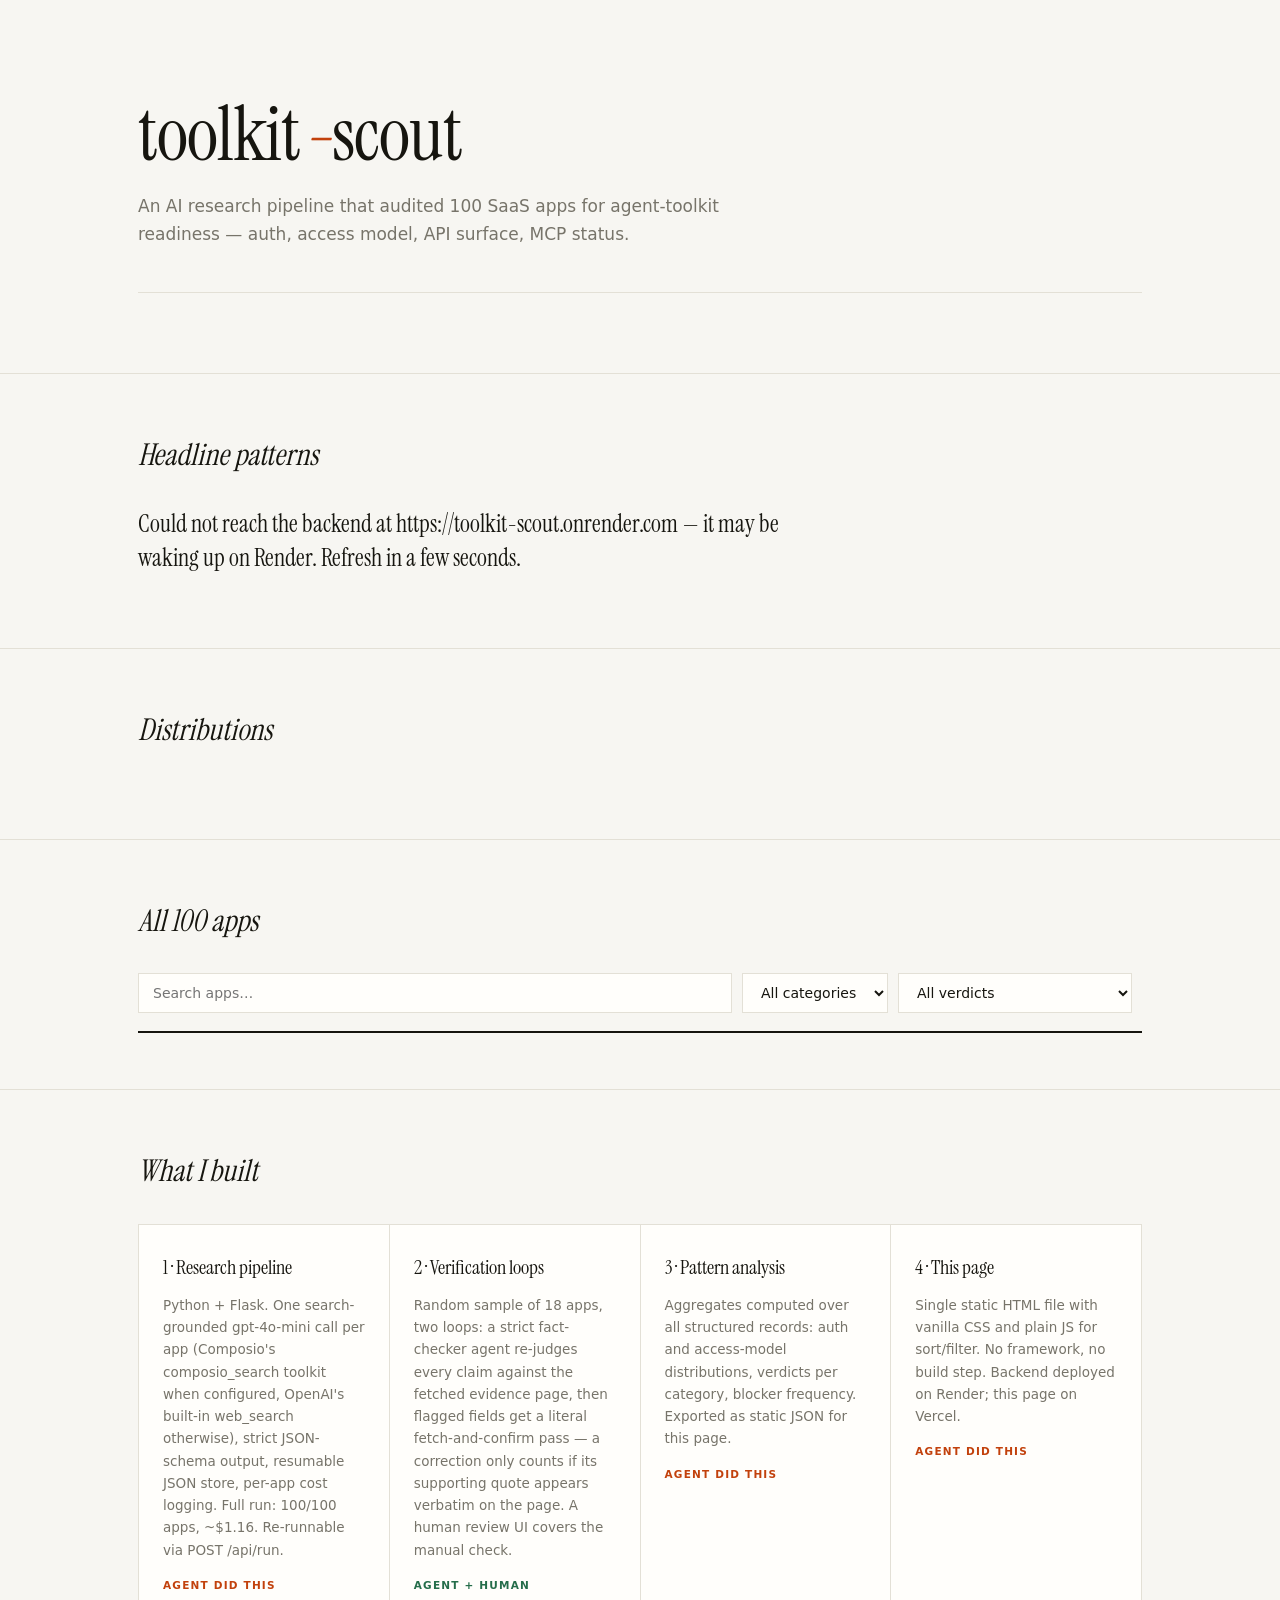
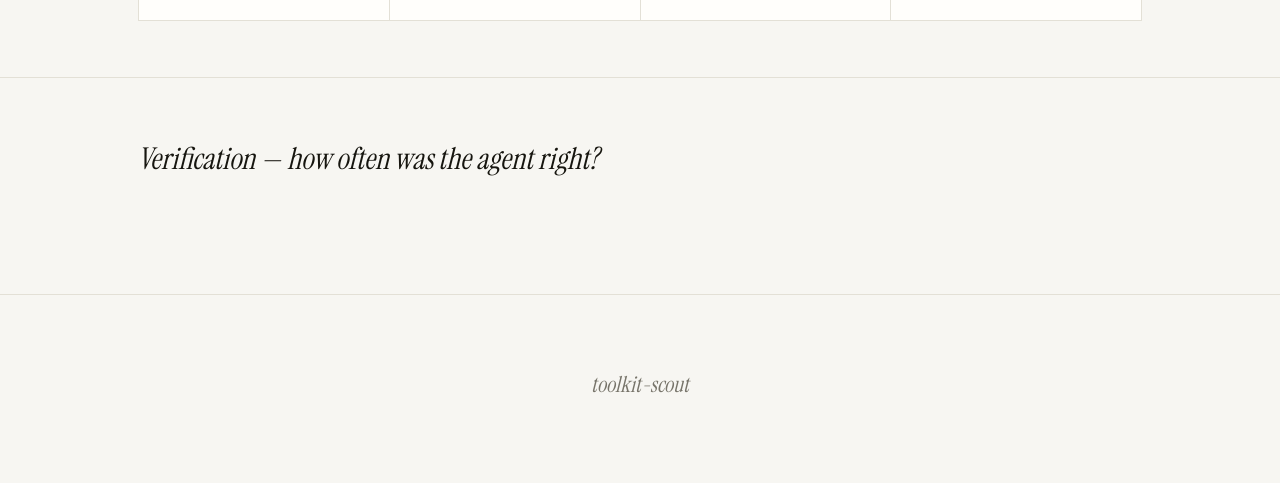
<file: client/index.html>
<!DOCTYPE html>
<html lang="en">
<head>
<meta charset="UTF-8">
<meta name="viewport" content="width=device-width, initial-scale=1.0">
<title>toolkit-scout — can 100 SaaS apps become AI-agent toolkits?</title>
<link rel="stylesheet" href="styles.css">
</head>
<body>

<header>
  <div class="wrap">
    <h1>toolkit<span>-</span>scout</h1>
    <p class="tagline">An AI research pipeline that audited 100 SaaS apps for agent-toolkit readiness — auth, access model, API surface, MCP status.</p>
    <div class="meta-row" id="metaRow"></div>
  </div>
</header>

<section class="headlines">
  <div class="wrap">
    <h2>Headline patterns</h2>
    <div id="headlines"></div>
  </div>
</section>

<section>
  <div class="wrap">
    <h2>Distributions</h2>
    <div class="charts" id="charts"></div>
  </div>
</section>

<section>
  <div class="wrap">
    <h2>All 100 apps</h2>
    <div class="controls">
      <input id="search" type="search" placeholder="Search apps…">
      <select id="catFilter"><option value="">All categories</option></select>
      <select id="verdictFilter">
        <option value="">All verdicts</option>
        <option value="ready_today">ready_today</option>
        <option value="possible_with_workaround">possible_with_workaround</option>
        <option value="blocked">blocked</option>
      </select>
      <span class="count-note" id="countNote"></span>
    </div>
    <div class="table-scroll">
      <table>
        <thead><tr id="theadRow"></tr></thead>
        <tbody id="tbody"></tbody>
      </table>
    </div>
  </div>
</section>

<section>
  <div class="wrap">
    <h2>What I built</h2>
    <div class="arch">
      <div class="card">
        <h3>1 · Research pipeline</h3>
        <p>Python + Flask. One search-grounded gpt-4o-mini call per app (Composio's composio_search toolkit when configured, OpenAI's built-in web_search otherwise), strict JSON-schema output, resumable JSON store, per-app cost logging. Full run: 100/100 apps, ~$1.16. Re-runnable via POST /api/run.</p>
        <p class="who agent">Agent did this</p>
      </div>
      <div class="card">
        <h3>2 · Verification loops</h3>
        <p>Random sample of 18 apps, two loops: a strict fact-checker agent re-judges every claim against the fetched evidence page, then flagged fields get a literal fetch-and-confirm pass — a correction only counts if its supporting quote appears verbatim on the page. A human review UI covers the manual check.</p>
        <p class="who human">Agent + human</p>
      </div>
      <div class="card">
        <h3>3 · Pattern analysis</h3>
        <p>Aggregates computed over all structured records: auth and access-model distributions, verdicts per category, blocker frequency. Exported as static JSON for this page.</p>
        <p class="who agent">Agent did this</p>
      </div>
      <div class="card">
        <h3>4 · This page</h3>
        <p>Single static HTML file with vanilla CSS and plain JS for sort/filter. No framework, no build step. Backend deployed on Render; this page on Vercel.</p>
        <p class="who agent">Agent did this</p>
      </div>
    </div>
  </div>
</section>

<section>
  <div class="wrap">
    <h2>Verification — how often was the agent right?</h2>
    <div class="verif-stats" id="verifStats"></div>
    <p class="verif-note" id="verifNote"></p>
    <div class="examples" id="examples"></div>
  </div>
</section>

<footer>
  <div class="wrap">
    <p>toolkit-scout</p>
  </div>
</footer>

<script src="config.js"></script>
<script>
const BACKEND_BASE_URL = location.hostname === "localhost" || location.protocol === "file:"
  ? window.CONFIG.LOCAL_BACKEND_URL
  : window.CONFIG.BACKEND_URL;

const pct = (n, d) => Math.round(100 * n / d);

let D, P, records;

fetch(BACKEND_BASE_URL + "/api/results")
  .then(res => res.json())
  .then(data => renderResults(data))
  .catch(err => {
    document.getElementById("headlines").innerHTML =
      `<p>Could not reach the backend at ${BACKEND_BASE_URL} — it may be waking up on Render. Refresh in a few seconds.</p>`;
  });

function renderResults(data) {
  D = data;
  P = D.patterns;
  records = Object.values(D.records).filter(r => r.status === "ok");

document.getElementById("metaRow").innerHTML = [
  [P.n_ok, "apps researched"],
  ["$" + D.meta.total_estimated_usd.toFixed(2), "total LLM spend"],
  [D.meta.total_web_search_calls, "live web searches"],
  [P.existing_mcp_count, "already have an MCP"],
].map(([b, s]) => `<div class="m"><b>${b}</b><span>${s}</span></div>`).join("");

(function headlines() {
  const v = P.verdict_distribution;
  const ready = v.ready_today || 0;
  const blocked = v.blocked || 0;
  const auth = Object.entries(P.auth_distribution);
  const cats = Object.entries(P.per_category);
  const easiest = cats.filter(c => c[1].total >= 5).sort((a, b) => b[1].ready_pct - a[1].ready_pct)[0];
  const hardest = cats.filter(c => c[1].total >= 5).sort((a, b) => a[1].ready_pct - b[1].ready_pct)[0];
  const gated = (P.access_model_distribution.partnership_gated || 0) + (P.access_model_distribution.paid_plan_required || 0);
  const h = [
    `<em>${ready} of ${P.n_ok} apps could become agent toolkits today</em> — only ${blocked} are outright blocked, and ${v.possible_with_workaround || 0} need a workaround.`,
    `The ecosystem is API-key first: <em>${auth[0][1]}% of apps accept ${auth[0][0]} auth</em>, while ${P.auth_distribution.OAuth2 || 0}% support OAuth2 — most serious apps offer both.`,
    `<em>${P.self_serve_total}% of apps are self-serve</em> (free tier or trial); only ${gated} require a paid plan or a partnership before a developer can touch the API.`,
    `${easiest[0]} is the easiest win (<em>${easiest[1].ready_pct}% ready today</em>); ${hardest[0]} needs the most outreach at ${hardest[1].ready_pct}%.`,
    `MCP is already mainstream: <em>${P.existing_mcp_count} of 100 apps</em> have an official or community MCP server — differentiation now comes from quality, not existence.`,
  ];
  document.getElementById("headlines").innerHTML = h.map(x => `<p>${x}</p>`).join("");
})();

function barChart(title, dist, cls = "") {
  const entries = Object.entries(dist);
  const max = Math.max(...entries.map(e => e[1]));
  return `<div class="chart"><h3>${title}</h3>` + entries.map(([k, v]) =>
    `<div class="bar-row"><div class="label" title="${k}">${k}</div>
     <div class="bar-track"><div class="bar-fill ${cls}" style="width:${pct(v, max)}%"></div></div>
     <div class="num">${v}</div></div>`).join("") + "</div>";
}

document.getElementById("charts").innerHTML =
  barChart("Auth methods", P.auth_distribution) +
  barChart("Access model", P.access_model_distribution, "green") +
  barChart("Buildability verdict", P.verdict_distribution, "amber") +
  barChart("Self-serve % by category",
    Object.fromEntries(Object.entries(P.per_category).map(([c, v]) => [c, v.self_serve_pct])), "green");

const COLS = [
  ["app_name", "App", r => `<td class="app-name">${r.app_name}</td>`],
  ["category", "Category", r => {
    const cat = r.list_category || r.data.category;
    const flag = r.list_category && r.data.category !== r.list_category
      ? ` <span class="pill grey" title="agent said: ${r.data.category}">≠</span>` : "";
    return `<td>${cat}${flag}</td>`;
  }],
  ["auth", "Auth", r => `<td>${r.data.auth_methods.join(", ")}</td>`],
  ["access_model", "Access", r => `<td><span class="pill grey">${r.data.access_model}</span></td>`],
  ["api", "API", r => `<td>${r.data.api_surface.api_types.join("/")} · ${r.data.api_surface.breadth}</td>`],
  ["mcp", "MCP?", r => `<td>${r.data.has_existing_mcp.exists ? "yes" : "no"}</td>`],
  ["verdict", "Verdict", r => {
    const v = r.data.buildability_verdict;
    const cls = v === "ready_today" ? "ready" : v === "blocked" ? "blocked" : "workaround";
    return `<td><span class="pill ${cls}">${v}</span></td>`;
  }],
  ["confidence", "Conf.", r => `<td>${r.data.confidence}</td>`],
  ["evidence", "Evidence", r => `<td><a href="${r.data.evidence_url}" target="_blank" rel="noopener">docs ↗</a></td>`],
];

const SORT_KEY = {
  app_name: r => r.app_name.toLowerCase(),
  category: r => r.list_category || r.data.category,
  auth: r => r.data.auth_methods.join(","),
  access_model: r => r.data.access_model,
  api: r => r.data.api_surface.breadth,
  mcp: r => r.data.has_existing_mcp.exists ? 0 : 1,
  verdict: r => r.data.buildability_verdict,
  confidence: r => ({high: 0, medium: 1, low: 2})[r.data.confidence],
  evidence: r => r.data.evidence_url,
};

let sortCol = "app_name", sortAsc = true;

document.getElementById("theadRow").innerHTML =
  COLS.map(([key, label]) => `<th data-key="${key}">${label}</th>`).join("");
document.querySelectorAll("thead th").forEach(th => th.onclick = () => {
  const key = th.dataset.key;
  if (sortCol === key) sortAsc = !sortAsc; else { sortCol = key; sortAsc = true; }
  renderTable();
});

const catSel = document.getElementById("catFilter");
[...new Set(records.map(r => r.list_category || r.data.category))].sort().forEach(c => {
  catSel.insertAdjacentHTML("beforeend", `<option>${c}</option>`);
});

function renderTable() {
  const q = document.getElementById("search").value.toLowerCase();
  const cat = catSel.value;
  const verdict = document.getElementById("verdictFilter").value;
  let rows = records.filter(r =>
    (!q || r.app_name.toLowerCase().includes(q) || r.data.one_line_description.toLowerCase().includes(q)) &&
    (!cat || (r.list_category || r.data.category) === cat) &&
    (!verdict || r.data.buildability_verdict === verdict));
  const key = SORT_KEY[sortCol];
  rows.sort((a, b) => {
    const x = key(a), y = key(b);
    return (x < y ? -1 : x > y ? 1 : 0) * (sortAsc ? 1 : -1);
  });
  document.getElementById("tbody").innerHTML = rows.map(r =>
    `<tr>${COLS.map(c => c[2](r)).join("")}</tr>`).join("");
  document.getElementById("countNote").textContent = `${rows.length} of ${records.length} apps`;
}
["search", "catFilter", "verdictFilter"].forEach(id =>
  document.getElementById(id).oninput = renderTable);
renderTable();

(function verification() {
  const acc = D.verification.accuracy;
  const stats = document.getElementById("verifStats");
  const note = document.getElementById("verifNote");
  const mismatchNote = P.category_mismatches
    ? ` One known miss visible across the full set: the agent's own category label disagreed with the curated list on ${P.category_mismatches} of 100 apps (marked ≠ in the table) — the curated category is shown, the agent's guess is in the tooltip.`
    : "";
  if (!acc.fields_judged) {
    note.textContent = "Manual review in progress — 18 randomly sampled apps, 7 fields each, every claim checked by hand against its evidence URL. Accuracy numbers will appear here once the review pass is complete." + mismatchNote;
    return;
  }
  stats.innerHTML = [
    [Math.round(acc.accuracy_before * 100) + "%", "first-pass accuracy"],
    [acc.fixed_in_round2, "claims fixed in 2nd pass"],
    [Math.round(acc.accuracy_after * 100) + "%", "accuracy after verification"],
    [acc.fields_judged, "fields judged by hand"],
  ].map(([b, s]) => `<div class="v"><b>${b}</b><span>${s}</span></div>`).join("");
  note.textContent = "Method: 18 randomly sampled apps × 7 fields. Loop 1: a strict fact-checker agent re-judged every claim against the fetched evidence page. Loop 2: flagged fields got a literal fetch-and-confirm pass — a fix only counts if its supporting quote appears verbatim on the docs page. Unconfirmed flags stay marked as errors below, honestly." + mismatchNote;

  const d1 = D.verification.decisions.round1 || {};
  const d2 = D.verification.decisions.round2 || {};
  const reasons = D.verification.decisions.round1_reasons || {};
  const wrong = [];
  for (const [app, fields] of Object.entries(d1))
    for (const [field, verdict] of Object.entries(fields))
      if (verdict === "incorrect" && D.records[app] && (d2[app] || {})[field] !== "correct")
        wrong.push([app, field]);
  document.getElementById("examples").innerHTML = wrong.slice(0, 4).map(([app, field]) => {
    const val = JSON.stringify(D.records[app].data[field]);
    const why = (reasons[app] || {})[field] || "did not match the evidence page";
    return `<div class="example"><b>${app} · ${field}</b> — the agent claimed ${val}. Verification: ${why}</div>`;
  }).join("");
})();
}
</script>
</body>
</html>
</file>
<file: client/styles.css>
@font-face {
  font-family: "Instrument Serif";
  src: url("fonts/InstrumentSerif-Regular.ttf") format("truetype");
  font-weight: 400;
  font-style: normal;
  font-display: swap;
}

:root {
  --paper: #f7f6f2;
  --card: #fffefb;
  --ink: #16150f;
  --muted: #77746a;
  --line: #e3e0d6;
  --accent: #c2410c;
  --green: #256d4a;
  --amber: #92650a;
  --red: #b3363f;
  --serif: "Instrument Serif", Georgia, serif;
  --sans: -apple-system, "Segoe UI", system-ui, sans-serif;
  --mono: ui-monospace, "Cascadia Code", Consolas, monospace;
}

* { box-sizing: border-box; margin: 0; padding: 0; }

body {
  background: var(--paper);
  color: var(--ink);
  font: 15.5px/1.65 var(--sans);
  -webkit-font-smoothing: antialiased;
}

.wrap { max-width: 1060px; margin: 0 auto; padding: 0 28px; }

header { padding: 96px 0 56px; }
header h1 {
  font-family: var(--serif);
  font-size: clamp(48px, 7vw, 76px);
  font-weight: 400;
  line-height: 1.02;
  letter-spacing: -1px;
}
header h1 span { color: var(--accent); font-style: italic; }
header .tagline {
  color: var(--muted);
  margin-top: 18px;
  font-size: 17px;
  max-width: 56ch;
}
.meta-row {
  display: flex; gap: 48px; margin-top: 44px; flex-wrap: wrap;
  border-top: 1px solid var(--line); padding-top: 24px;
}
.meta-row .m b {
  display: block;
  font-family: var(--serif);
  font-size: 34px;
  font-weight: 400;
}
.meta-row .m span {
  color: var(--muted); font-size: 12px;
  text-transform: uppercase; letter-spacing: 1px;
}

section { padding: 56px 0; border-top: 1px solid var(--line); }
section h2 {
  font-family: var(--serif);
  font-size: 30px;
  font-weight: 400;
  font-style: italic;
  margin-bottom: 28px;
}

.headlines p {
  font-family: var(--serif);
  font-size: 24px;
  font-weight: 400;
  line-height: 1.4;
  max-width: 60ch;
  margin-bottom: 18px;
}
.headlines p em { color: var(--accent); font-style: italic; }

.charts { display: grid; grid-template-columns: repeat(auto-fit, minmax(270px, 1fr)); gap: 36px; }
.chart h3 {
  font-size: 12px; text-transform: uppercase; letter-spacing: 1.2px;
  color: var(--muted); margin-bottom: 14px; font-weight: 600;
}
.bar-row { display: grid; grid-template-columns: 128px 1fr 36px; gap: 10px; align-items: center; margin-bottom: 8px; font-size: 13px; }
.bar-row .label { white-space: nowrap; overflow: hidden; text-overflow: ellipsis; }
.bar-track { background: var(--line); border-radius: 2px; height: 6px; overflow: hidden; }
.bar-fill { background: var(--accent); height: 100%; }
.bar-fill.green { background: var(--green); }
.bar-fill.amber { background: var(--amber); }
.bar-row .num { text-align: right; font-family: var(--mono); font-size: 12px; color: var(--muted); }

.controls { display: flex; gap: 10px; margin-bottom: 18px; flex-wrap: wrap; }
.controls input, .controls select {
  padding: 10px 14px; border: 1px solid var(--line); border-radius: 0;
  background: var(--card); font-size: 14px; color: var(--ink);
  outline: none; font-family: var(--sans);
}
.controls input:focus, .controls select:focus { border-color: var(--ink); }
.controls input { flex: 1; min-width: 220px; }
.count-note { color: var(--muted); font-size: 13px; align-self: center; margin-left: auto; }

.table-scroll { overflow-x: auto; border-top: 2px solid var(--ink); }
table { width: 100%; border-collapse: collapse; font-size: 13.5px; }
thead th {
  text-align: left; padding: 12px 14px 12px 0;
  font-size: 11px; text-transform: uppercase; letter-spacing: 1px;
  color: var(--muted); cursor: pointer; user-select: none; white-space: nowrap;
  border-bottom: 1px solid var(--ink); font-weight: 600;
}
thead th:hover { color: var(--accent); }
tbody td { padding: 11px 14px 11px 0; border-bottom: 1px solid var(--line); vertical-align: top; }
tbody tr:hover td { background: var(--card); }
td.app-name { font-weight: 600; white-space: nowrap; }
td a { color: var(--accent); text-decoration: none; }
td a:hover { text-decoration: underline; }

.pill {
  display: inline-block; padding: 1px 8px;
  font-size: 11px; font-weight: 600; white-space: nowrap;
  border: 1px solid currentColor; border-radius: 999px;
}
.pill.ready { color: var(--green); }
.pill.workaround { color: var(--amber); }
.pill.blocked { color: var(--red); }
.pill.grey { color: var(--muted); }

.arch { display: grid; grid-template-columns: repeat(auto-fit, minmax(230px, 1fr)); gap: 1px; background: var(--line); border: 1px solid var(--line); }
.arch .card { background: var(--card); padding: 26px 24px; }
.arch .card h3 { font-family: var(--serif); font-size: 20px; font-weight: 400; margin-bottom: 10px; }
.arch .card p { font-size: 13.5px; color: var(--muted); }
.arch .card .who {
  font-size: 10.5px; text-transform: uppercase; letter-spacing: 1.2px;
  margin-top: 16px; font-weight: 700;
}
.arch .card .who.agent { color: var(--accent); }
.arch .card .who.human { color: var(--green); }

.verif-stats { display: flex; gap: 56px; margin-bottom: 26px; flex-wrap: wrap; }
.verif-stats .v b { display: block; font-family: var(--serif); font-size: 44px; font-weight: 400; }
.verif-stats .v span {
  color: var(--muted); font-size: 12px;
  text-transform: uppercase; letter-spacing: 1px;
}
.verif-note { color: var(--muted); font-size: 14.5px; max-width: 72ch; }
.examples { margin-top: 24px; display: grid; gap: 10px; }
.example {
  background: var(--card); border-left: 2px solid var(--red);
  padding: 14px 18px; font-size: 14px;
}
.example b { font-family: var(--mono); font-size: 12.5px; }

footer {
  padding: 72px 0 80px;
  border-top: 1px solid var(--line);
  text-align: center;
}
footer p {
  font-family: var(--serif);
  font-size: 22px;
  font-style: italic;
  color: var(--muted);
}

@media (max-width: 640px) {
  header { padding: 56px 0 36px; }
  .headlines p { font-size: 19px; }
  .meta-row { gap: 28px; }
}
</file>
